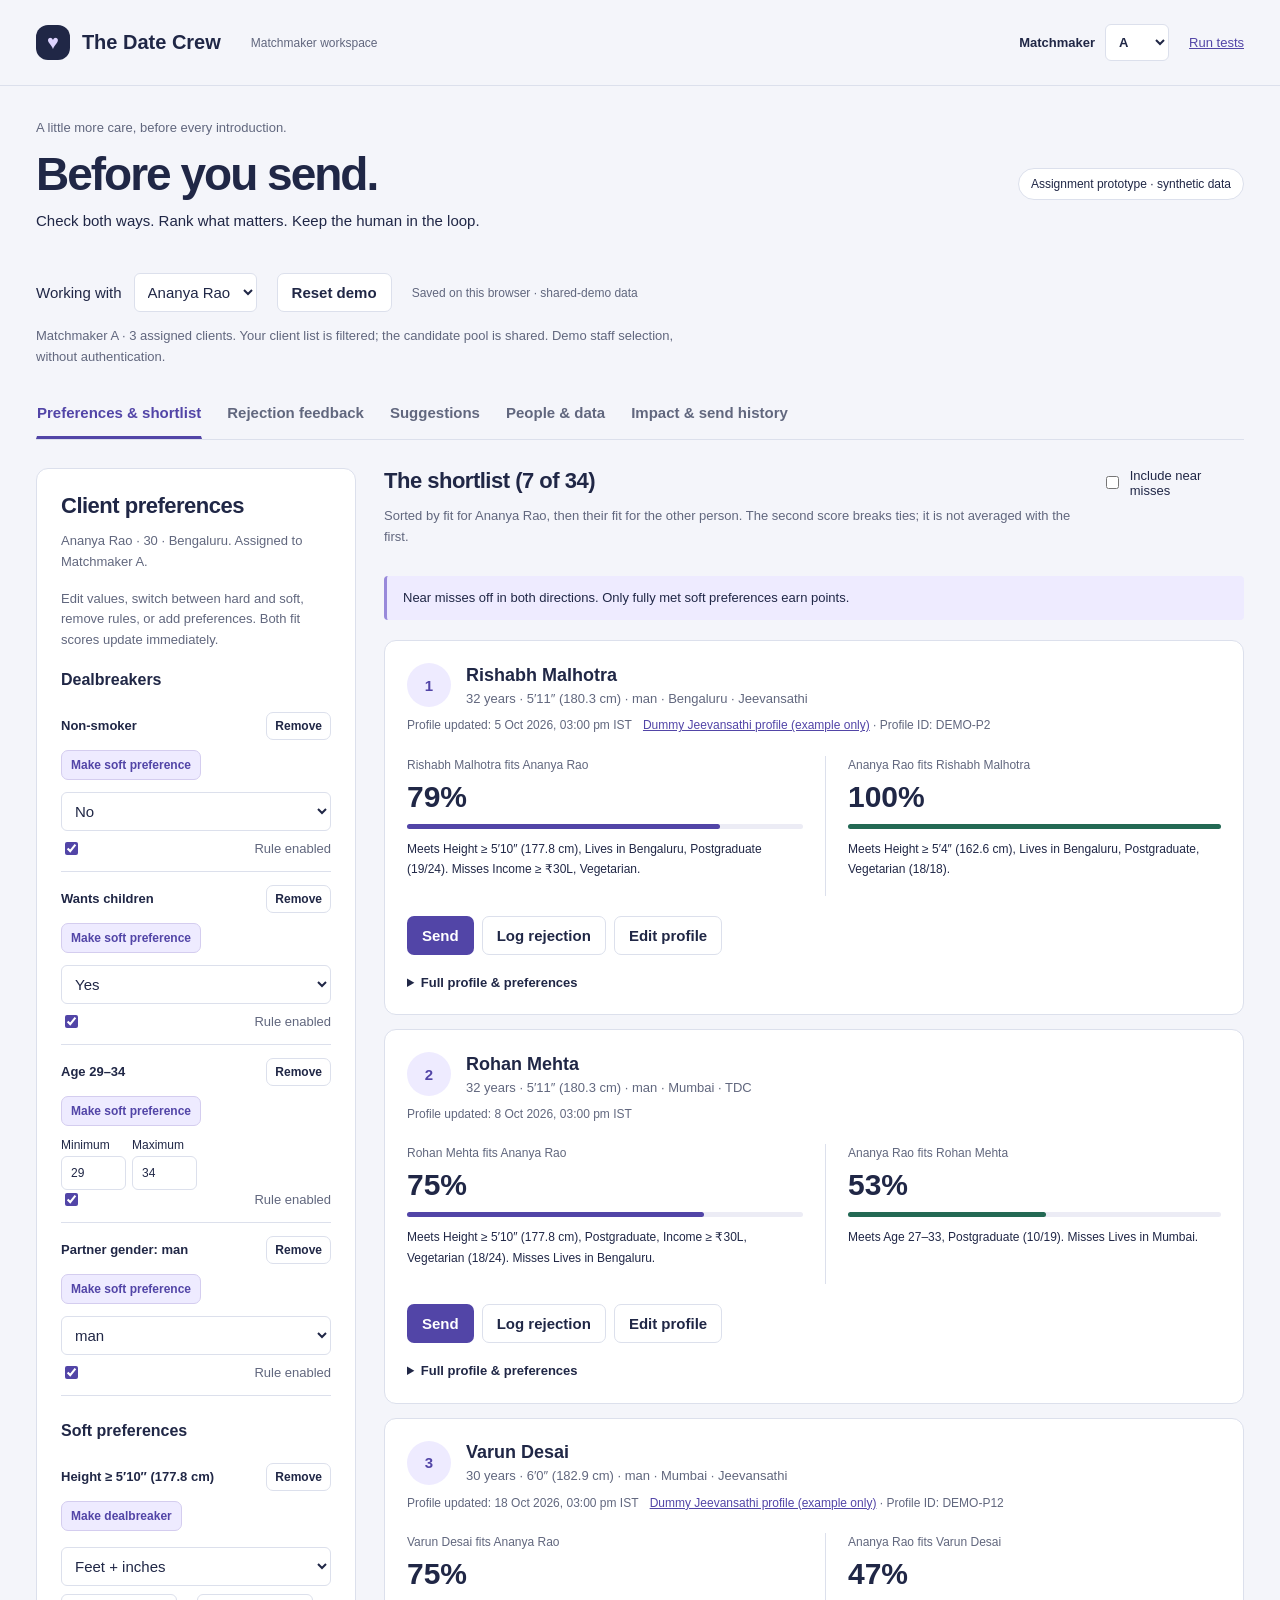
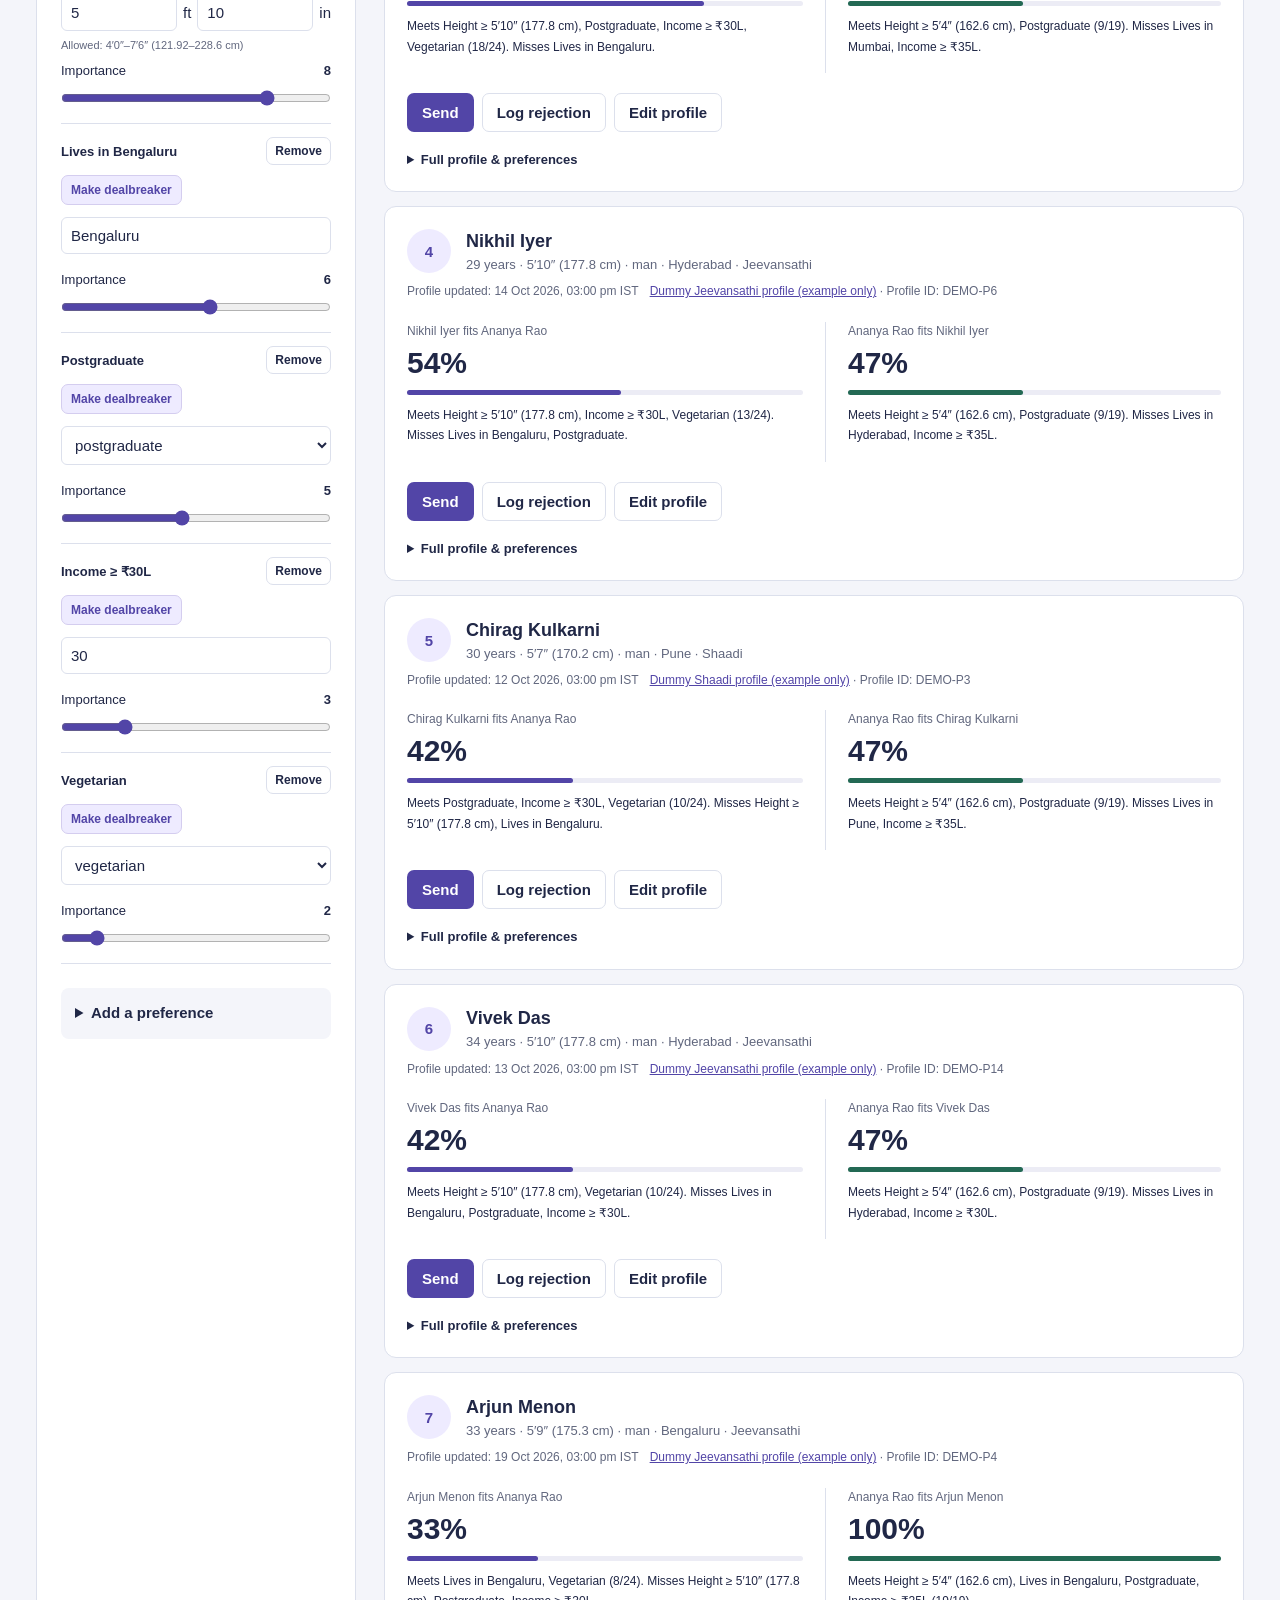
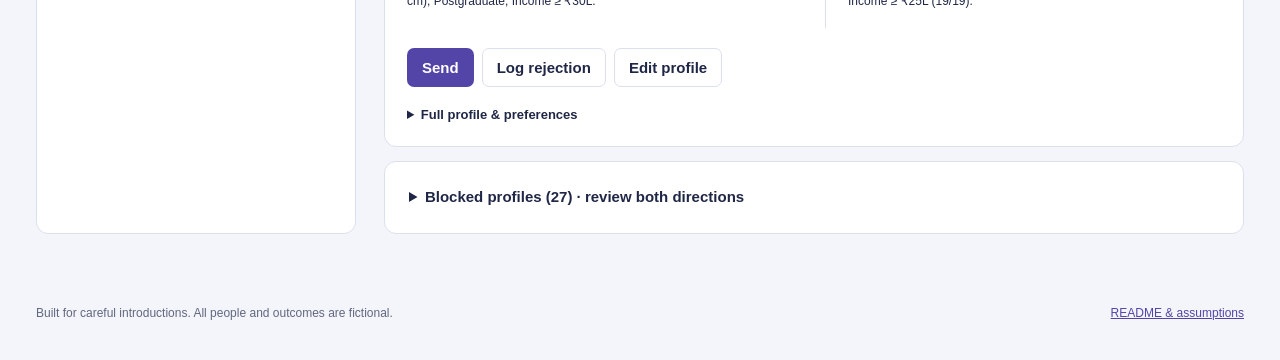
<file: index.html>
<!doctype html>
<html lang="en">
<head><meta charset="utf-8"><meta name="viewport" content="width=device-width, initial-scale=1"><meta name="description" content="A two-way preference checker for thoughtful matchmaking."><title>Before you send · The Date Crew</title><link rel="stylesheet" href="styles.css"><script defer src="data.js"></script><script defer src="app.js"></script></head>
<body>
<header><a class="brand" href="index.html"><span class="brand-icon">♥</span> The Date Crew <small>Matchmaker workspace</small></a><div class="header-actions"><label class="staff-selector">Matchmaker <select id="maker" aria-label="Current matchmaker"><option>A</option><option>B</option></select></label><a href="tests.html">Run tests</a></div></header>
<main id="app">
<div class="heading"><div><p class="eyebrow">A little more care, before every introduction.</p><h1>Before you send.</h1><p>Check both ways. Rank what matters. Keep the human in the loop.</p></div><span class="pill">Assignment prototype · synthetic data</span></div>
<div class="toolbar"><label>Working with <select id="client"></select></label><button id="reset" class="quiet">Reset demo</button><span id="storage-note"></span></div>
<p id="maker-context" class="muted"></p>
<nav aria-label="Workspace"><button data-tab="shortlist" aria-selected="true">Preferences & shortlist</button><button data-tab="feedback">Rejection feedback</button><button data-tab="suggestions">Suggestions <span id="suggestion-count"></span></button><button data-tab="people">People & data</button><button data-tab="impact">Impact & send history</button></nav>
<section id="shortlist" class="tab">
  <div class="workspace">
    <aside class="panel">
      <h2>Client preferences</h2><p id="client-profile" class="muted"></p>
      <p class="muted">Edit values, switch between hard and soft, remove rules, or add preferences. Both fit scores update immediately.</p>
      <div id="client-editor"></div>
    </aside>
    <div>
      <div class="list-heading"><div><h2>The shortlist <span id="eligible-count"></span></h2><p id="sort-note" class="muted"></p></div><label class="toggle"><input id="near" type="checkbox"> Include near misses</label></div>
      <p id="near-note" class="notice"></p>
      <div id="ranked"></div>
      <details class="panel" id="blocked"><summary id="blocked-title"></summary><div id="blocked-list"></div></details>
    </div>
  </div>
</section>
<section id="feedback" class="tab" hidden><div class="two-col"><div class="panel"><h2>Listen, then learn</h2><p>Log a rejection against an existing send, or as a standalone preference observation.</p><form id="feedback-form"><label>Candidate<select id="feedback-candidate"></select></label><label>Rejection feedback<textarea id="feedback-text" required maxlength="2000" rows="5" placeholder="e.g. He's not vegetarian, that really matters to me."></textarea></label><label>OpenAI API key (optional)<input id="api-key" type="password" autocomplete="off" spellcheck="false" placeholder="Leave blank for the offline classifier"></label><p class="muted">Held in this page’s memory only. Clear below when finished. With a key, feedback and stated rules are sent to OpenAI; no profile names are sent. Use a temporary demo key; production needs a server proxy.</p><button type="button" class="quiet" id="clear-key">Clear key</button><button id="classify" type="submit">Classify & log rejection</button></form><p id="feedback-status" role="status"></p></div><div class="panel"><h2>Classification result</h2><p id="classifier-method" class="muted">Offline rules are available without a key.</p><pre id="classification">Submit feedback to see its JSON classification.</pre><h3>Try the learning loop</h3><p>Ananya has two earlier diet objections. That evidence was previously reviewed and dismissed. Log “not vegetarian, food habits matter” for Rishabh Malhotra (assignment B) to reopen the suggestion with three observations, then approve it in Suggestions.</p><p>One rejection never changes a preference. Some clients reject profiles they later accept.</p><div id="recent-feedback"></div></div></div></section>
<section id="suggestions" class="tab" hidden><div class="section-heading"><h2>A suggestion, never an automatic change.</h2><p>At least two matched rejection observations are needed. Approval raises a weight by 3, capped at 10. A dismissed suggestion reopens only with new evidence.</p></div><div id="suggestion-list"></div><div class="panel"><h3>Review history</h3><div id="review-history"></div><p class="muted">Family background, attraction and vibe are never inferred into new rules. Discuss these with the client.</p></div></section>
<section id="people" class="tab" hidden>
  <div class="section-heading"><h2>One pool. Every person, in context.</h2><p>Explore all people, inspect their own preferences, or add a profile to the same pool used by the shortlist.</p></div>
  <details class="panel assumptions"><summary>Assignment assumptions & how ownership works</summary>
    <p>Assumption: TDC has one shared people database. Paying TDC clients have an assigned matchmaker. Other profiles are sourced from services such as Shaadi and Jeevansathi, or through referrals. Source tags in this prototype are fictional provenance; no website is scraped or connected.</p>
    <p>A client can also appear as a candidate for another client. A matchmaker owns a client relationship, not a separate candidate database. Historical sends record the operator who sent them, which may differ from the current assigned owner.</p>
    <p>The operator dropdown simulates staff context and attribution. It is not login or access control. This build shares data across its own screens and operators in one browser; separate devices need a real backend to share changes. Browser storage is optional and wrapped in error handling.</p>
    <p>Submission reminder: validate these assumptions with TDC. They are also recorded in the README.</p>
  </details>
  <div class="database-toolbar"><button data-open-profile="">Add person</button><button class="quiet" id="export-people">Export people JSON</button><label class="file-button">Import / update JSON<input type="file" id="import-people" accept="application/json,.json"></label></div>
  <p class="muted">Imports are validated in full, then added or updated by stable ID. Export includes profiles and preferences, never API keys or feedback.</p><p id="import-status" role="status"></p>
  <div class="database-filters"><label>Search people<input id="people-search" type="search" placeholder="Name, city or mother tongue"></label><label>Record type<select id="people-kind"><option value="">Everyone</option><option value="client">TDC clients</option><option value="sourced">Sourced profiles</option></select></label><label>Assigned matchmaker<select id="people-owner"><option value="">All owners</option><option>A</option><option>B</option></select></label><label>Profile source<select id="people-source"><option value="">All sources</option><option>TDC</option><option>Shaadi</option><option>Jeevansathi</option><option>Referral</option><option>Other</option></select></label></div>
  <p id="people-count" class="muted"></p><div id="people-list"></div>
</section>
<section id="impact" class="tab" hidden><div class="section-heading"><h2>Fewer avoidable introductions.</h2><p>The past 30 days, across all five clients. Replayed using the rules and profiles recorded at send time.</p></div><div id="impact-metrics"></div><div class="notice">Projection assumes the same accepted outcomes among retained sends, with no replacement sends. It is a change in the denominator, not evidence of new acceptances. Soft misses alone are not gate violations.</div><div id="maker-metrics" class="two-col"></div><details class="panel"><summary>Inspect the 200 historical sends</summary><div id="history"></div></details></section>
</main>
<dialog id="profile-dialog" aria-labelledby="profile-dialog-title">
  <div class="dialog-heading"><h2 id="profile-dialog-title">Add a person</h2><button type="button" class="quiet" data-close-dialog="profile-dialog" aria-label="Close profile editor">Close</button></div>
  <p class="muted">Use the person's stated information. Changes apply everywhere in this browser. Set TDC clients to source TDC and assign A or B; sourced profiles have no assigned owner.</p>
  <form id="profile-form"><div id="profile-fields" class="profile-form-grid"></div><p id="profile-errors" class="form-error" role="alert"></p><button>Save person</button><button type="button" class="quiet" data-close-dialog="profile-dialog">Cancel</button></form>
</dialog>
<dialog id="preference-dialog" aria-labelledby="preference-dialog-title">
  <div class="dialog-heading"><h2 id="preference-dialog-title">Preferences</h2><button class="quiet" data-close-dialog="preference-dialog">Done</button></div><p class="muted">These are this person's preferences about a partner. Changes save immediately. Missing soft preferences produce an unavailable fit score, never an assumed 100%.</p><div id="person-preference-editor"></div>
</dialog>
<dialog id="tier-dialog" aria-labelledby="tier-title">
  <h2 id="tier-title">Change preference tier</h2><p id="tier-rule"></p><p id="tier-effect"></p>
  <form id="tier-form"><label id="tier-weight-label">Importance when soft (1–10)<input id="tier-weight" type="number" min="1" max="10" step="1" value="5"></label><p id="tier-errors" class="form-error" role="alert"></p><button>Apply change</button><button type="button" class="quiet" data-close-dialog="tier-dialog">Cancel</button></form>
</dialog>
<dialog id="reset-dialog" aria-labelledby="reset-title"><h2 id="reset-title">Restore the demo data?</h2><p>This clears changes saved by this prototype in this browser, including added people and feedback. Export people first if you want to keep them.</p><button id="confirm-reset">Restore demo data</button><button class="quiet" data-close-dialog="reset-dialog">Cancel</button></dialog>
<div id="toast" role="status" aria-live="polite"></div><footer>Built for careful introductions. All people and outcomes are fictional. <a href="README.md">README & assumptions</a></footer>
</body></html>
</file>
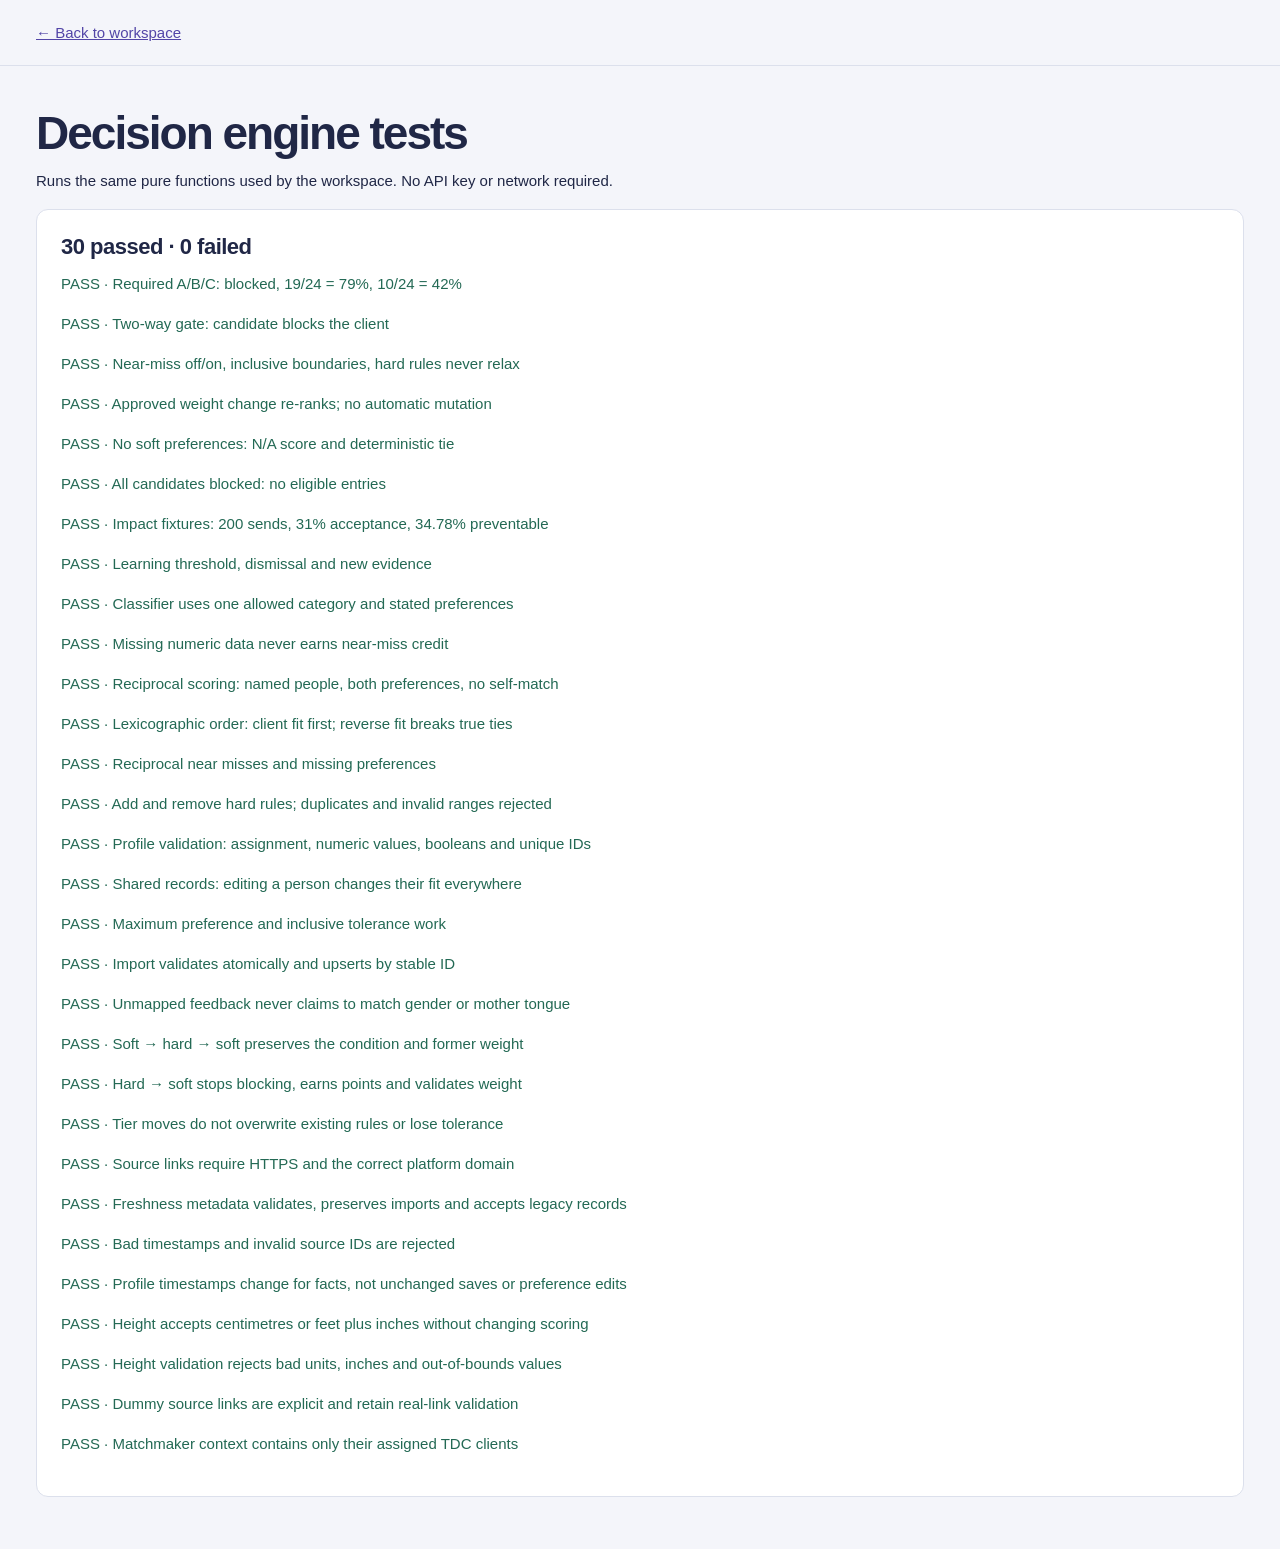
<file: tests.html>
<!doctype html>
<html lang="en"><head><meta charset="utf-8"><meta name="viewport" content="width=device-width,initial-scale=1"><title>Decision engine tests</title><link rel="stylesheet" href="styles.css"><script src="data.js"></script><script src="app.js"></script></head><body><header><a href="index.html">← Back to workspace</a></header><main><h1>Decision engine tests</h1><p>Runs the same pure functions used by the workspace. No API key or network required.</p><div id="results" class="panel"></div><script>
'use strict';
const L=MatchLogic,D=MatchData,clone=x=>JSON.parse(JSON.stringify(x));
let passed=0,failed=0;
function assert(condition,message){if(!condition)throw new Error(message);}
function test(name,fn){const p=document.createElement('p');try{fn();passed++;p.className='test-pass';p.textContent='PASS · '+name;}catch(e){failed++;p.className='test-fail';p.textContent='FAIL · '+name+': '+e.message;}document.getElementById('results').appendChild(p);}
test('Required A/B/C: blocked, 19/24 = 79%, 10/24 = 42%',()=>{const [a,b,c]=D.candidates;assert(L.gate(D.clients[0],a).blocked,'A must block');assert(L.gate(D.clients[0],a).reasons[0].category==='smoking/drinking','A smoking reason');assert(!L.gate(D.clients[0],b).blocked&&!L.gate(D.clients[0],c).blocked,'B/C pass');const sb=L.score(D.clients[0],b),sc=L.score(D.clients[0],c);assert(sb.earned===19&&sb.total===24&&sb.percentage===79,'B score');assert(sc.earned===10&&sc.total===24&&sc.percentage===42,'C score');});
test('Two-way gate: candidate blocks the client',()=>{const p=clone(D.candidates[1]);p.dealbreakers=[{field:'age',op:'min',value:35,label:'Age ≥35',category:'age'}];const g=L.gate(D.clients[0],p);assert(g.blocked&&g.reasons.some(r=>r.direction==='Candidate → client'),'Reverse block missing');});
test('Near-miss off/on, inclusive boundaries, hard rules never relax',()=>{const c=clone(D.clients[0]),p=clone(D.candidates[1]);c.softPreferences=[{field:'height',op:'min',value:70,weight:8,tolerance:2},{field:'income',op:'min',value:30,weight:2,tolerance:.15,relative:true}];p.height=68;p.income=25.5;assert(L.score(c,p,false).earned===0,'Off gives zero');assert(L.score(c,p,true).earned===5,'On gives half');p.height=67.9;p.income=25.49;assert(L.score(c,p,true).earned===0,'Outside tolerance');p.age=28;assert(L.gate(c,p).blocked,'Hard age cannot relax');});
test('Approved weight change re-ranks; no automatic mutation',()=>{const c=clone(D.clients[0]);c.softPreferences=[{field:'city',op:'eq',value:'Bengaluru',category:'location',weight:3},{field:'diet',op:'eq',value:'vegetarian',category:'diet',weight:2}];const pool=D.candidates.slice(1,3);assert(L.rank(c,pool)[0].candidate.id==='p2','B initially first');const obs=[1,2,3].map(i=>({clientId:c.id,classification:{category:'diet',matched_stated_preference:true}}));const s=L.suggestions(c,obs,[])[0];assert(c.softPreferences[1].weight===2&&s.proposed===5,'Suggestion must not mutate weight');c.softPreferences[1].weight=s.proposed;assert(L.rank(c,pool)[0].candidate.id==='p3','C first after approval');});
test('No soft preferences: N/A score and deterministic tie',()=>{const c=clone(D.clients[0]);c.softPreferences=[];const s=L.score(c,D.candidates[1]);assert(s.total===0&&s.earned===0&&s.percentage===null,'No division by zero');assert(L.rank(c,D.candidates.slice(1,3))[0].candidate.id==='p2','Stable ties');});
test('All candidates blocked: no eligible entries',()=>{const c=clone(D.clients[0]);c.dealbreakers=[{field:'age',op:'min',value:99,label:'Age ≥99',category:'age'}];assert(L.rank(c,D.candidates).every(x=>x.blocked),'Every candidate must block');});
test('Impact fixtures: 200 sends, 31% acceptance, 34.78% preventable',()=>{const log=L.makeHistory(D),m=L.impact(log);assert(m.total===200&&m.accepted===62&&m.rejected===138&&m.blockedRejections===48,'Fixture counts');assert(Math.abs(m.violationRate-34.7826087)<.0001,'Near 35%');assert(Math.abs(m.projected-40.7894737)<.0001,'Projection');const a=L.impact(log.filter(x=>x.matchmaker==='A')),b=L.impact(log.filter(x=>x.matchmaker==='B'));assert(b.blockedRejections>a.blockedRejections,'B has more');assert(D.clients.every(c=>log.filter(h=>h.clientId===c.id).length===40),'40 per client');});
test('Learning threshold, dismissal and new evidence',()=>{const c=D.clients[0],obs=n=>Array.from({length:n},()=>({clientId:c.id,classification:{category:'diet',matched_stated_preference:true}}));assert(L.suggestions(c,obs(1),[]).length===0,'Single is insufficient');assert(L.suggestions(c,obs(2),[]).length===1,'Two is eligible');const reviews=[{clientId:c.id,category:'diet',count:2}];assert(L.suggestions(c,obs(2),reviews).length===0,'Dismissal holds');assert(L.suggestions(c,obs(3),reviews).length===1,'Third reopens');});
test('Classifier uses one allowed category and stated preferences',()=>{const r=L.classify("he's in Pune, I said Bangalore only",D.clients[0]);assert(r.category==='location'&&r.matched_stated_preference,'Location classified');assert(r.summary.split(/\s+/).length<=12,'Summary length');const unknown=L.classify('hmm, pass',D.clients[0]);assert(unknown.category==='other'&&!unknown.matched_stated_preference,'Other fallback');});
test('Missing numeric data never earns near-miss credit',()=>{const p=clone(D.candidates[1]);delete p.height;assert(L.credit(p,D.clients[0].softPreferences[0],true)===0,'Missing height');delete p.age;assert(L.gate(D.clients[0],p).blocked,'Missing hard field blocks');});
test('Reciprocal scoring: named people, both preferences, no self-match',()=>{
  const c=L.asClient(D.people.find(p=>p.id==='c1')),b=D.people.find(p=>p.id==='p2');
  const item=L.rank(c,[b])[0];assert(item.percentage===79&&item.reverse.percentage===100,'Both directions use their own weights');
  assert(L.rank(c,[c.profile]).length===0,'Self must be excluded');
});
test('Lexicographic order: client fit first; reverse fit breaks true ties',()=>{
  const c=clone(D.clients[0]);c.softPreferences=[{field:'income',op:'min',value:20,category:'income',weight:5}];
  const a=clone(D.candidates[1]),b=clone(D.candidates[2]);
  a.softPreferences=[{field:'city',op:'eq',value:'Pune',weight:5}];b.softPreferences=[{field:'city',op:'eq',value:'Bengaluru',weight:5}];
  assert(L.rank(c,[a,b])[0].candidate.id===b.id,'Reverse score breaks forward tie');
  c.softPreferences.push({field:'city',op:'eq',value:'Bengaluru',weight:1});
  assert(L.rank(c,[a,b])[0].candidate.id===a.id,'Higher forward score wins even when reverse is lower');
});
test('Reciprocal near misses and missing preferences',()=>{
  const c=L.asClient(clone(D.people[0])),p=clone(D.people.find(p=>p.id==='p2'));
  p.softPreferences=[{field:'height',op:'min',value:67,weight:8,tolerance:2}];
  assert(L.rank(c,[p],false)[0].reverse.percentage===0,'Off in reverse direction');
  assert(L.rank(c,[p],true)[0].reverse.percentage===50,'Half credit in reverse direction');
  p.softPreferences=[];assert(L.rank(c,[p])[0].reverse.percentage===null,'Unknown reverse is not 100%');
});
test('Add and remove hard rules; duplicates and invalid ranges rejected',()=>{
  const p=clone(D.people[0]);const r={field:'diet',op:'eq',value:'vegetarian',label:'Vegetarian',category:'diet'};
  assert(L.addRule(p,'dealbreakers',r).length===0,'Can add a hard rule');
  assert(L.gate(L.asClient(p),D.candidates[1]).blocked,'New hard rule blocks Rishabh');
  const length=p.dealbreakers.length;assert(L.addRule(p,'dealbreakers',r).length>0&&p.dealbreakers.length===length,'Duplicate must not mutate');
  p.dealbreakers.splice(p.dealbreakers.findIndex(r=>r.field==='diet'),1);
  assert(!L.gate(L.asClient(p),D.candidates[1]).blocked,'Removal restores eligibility');
  assert(L.validateRule({field:'age',op:'range',value:[34,29],label:'Age',category:'age'}).length>0,'Reversed range rejected');
});
test('Profile validation: assignment, numeric values, booleans and unique IDs',()=>{
  const p=clone(D.people[0]);assert(L.validatePerson(p).length===0,'Valid seeded client');
  p.assignedMatchmaker=null;assert(L.validatePerson(p).length>0,'Client requires owner');
  const bad=clone(D.people[5]);bad.age=17;bad.height=-5;bad.smoking='false';bad.income=NaN;
  assert(L.validatePerson(bad).length>=4,'Invalid structured fields rejected');
  assert(L.validatePerson(D.people[0],[D.people[0]]).length>0,'Duplicate ID rejected');
  assert(D.people.every(p=>L.validatePerson(p).length===0),'All 35 fixtures valid');
});
test('Shared records: editing a person changes their fit everywhere',()=>{
  const pool=clone(D.people),ananya=pool.find(p=>p.id==='c1'),b=pool.find(p=>p.id==='p2');
  b.city='Pune';assert(L.rank(L.asClient(ananya),[b])[0].percentage===54,'Profile edits update forward fit');
  ananya.income=10;b.softPreferences=[{field:'income',op:'min',value:20,weight:3}];
  assert(L.rank(L.asClient(ananya),[b])[0].reverse.percentage===0,'Client data is same record in reverse fit');
});
test('Maximum preference and inclusive tolerance work',()=>{
  const r={field:'age',op:'max',value:32,tolerance:1,weight:5};
  assert(L.meets({age:32},r),'Inclusive max');assert(L.credit({age:33},r,true)===.5,'Max near miss');assert(L.credit({age:34},r,true)===0,'Outside max tolerance');
});
test('Import validates atomically and upserts by stable ID',()=>{
  const existing=clone(D.people),update=clone(existing[0]);update.income=33;
  const next=L.mergePeople(existing,{version:2,people:[update]});
  assert(next.length===35&&next[0].income===33,'Same ID updates, no duplicate');assert(existing[0].income===28,'Existing model not mutated');
  const bad=clone(update);bad.age=10;let rejected=false;
  try{L.mergePeople(existing,{version:2,people:[update,bad]});}catch{rejected=true;}
  assert(rejected&&existing[0].income===28,'Any invalid record rejects whole batch');
  rejected=false;try{L.mergePeople(existing,{version:2,people:[update,update]});}catch{rejected=true;}
  assert(rejected,'Duplicate import IDs rejected');
  const fresh=clone(existing[5]);fresh.id='new-profile';fresh.name='Ishan Bhat';
  assert(L.mergePeople(existing,{version:2,people:[fresh]}).length===36,'New ID adds a person');
});
test('Unmapped feedback never claims to match gender or mother tongue',()=>{
  const c=L.asClient(D.people[0]);const result=L.classify('hmm, pass',c);
  assert(result.category==='other'&&!result.matched_stated_preference,'Other is not evidence for a specific rule');
});
test('Soft → hard → soft preserves the condition and former weight',()=>{
  const p=clone(D.people[0]),r=clone(p.softPreferences.find(r=>r.field==='diet'));
  assert(L.moveRule(p,'softPreferences',p.softPreferences.findIndex(r=>r.field==='diet')).length===0,'Promotion succeeds');
  assert(!p.softPreferences.some(r=>r.field==='diet'),'No duplicate remains in soft tier');
  assert(L.gate(L.asClient(p),D.candidates[1]).blocked,'Diet now blocks Rishabh');
  const i=p.dealbreakers.findIndex(r=>r.field==='diet'),hard=p.dealbreakers[i];
  assert(hard.value===r.value&&hard.op===r.op&&hard.weight===2,'Condition and previous weight preserved');
  assert(L.score(L.asClient(p),D.candidates[1]).total===22,'Hard rule no longer earns score points');
  assert(L.moveRule(p,'dealbreakers',i,hard.weight).length===0,'Demotion succeeds');
  assert(!L.gate(L.asClient(p),D.candidates[1]).blocked,'Diet no longer blocks');
  assert(L.score(L.asClient(p),D.candidates[1]).percentage===79,'Original score restored');
});
test('Hard → soft stops blocking, earns points and validates weight',()=>{
  const p=clone(D.people[0]),i=p.dealbreakers.findIndex(r=>r.field==='smoking');
  const before=JSON.stringify(p);assert(L.moveRule(p,'dealbreakers',i,11).length>0&&JSON.stringify(p)===before,'Invalid importance leaves both tiers intact');
  assert(L.moveRule(p,'dealbreakers',i,5).length===0,'Demotion succeeds');
  assert(!L.gate(L.asClient(p),D.candidates[0]).blocked,'Smoking is now a scored preference, not a block');
  const s=L.score(L.asClient(p),D.candidates[0]);assert(s.total===29&&s.earned===24,'Soft score reflects smoking miss');
});
test('Tier moves do not overwrite existing rules or lose tolerance',()=>{
  const p=clone(D.people[0]);p.dealbreakers.push({field:'height',op:'min',value:65,label:'Minimum height',category:'height'});
  const i=p.softPreferences.findIndex(r=>r.field==='height'),before=JSON.stringify(p);
  assert(L.moveRule(p,'softPreferences',i).length>0&&JSON.stringify(p)===before,'Conflict causes no partial mutation');
  p.dealbreakers.pop();assert(L.moveRule(p,'softPreferences',i).length===0,'Promotion succeeds');
  const j=p.dealbreakers.findIndex(r=>r.field==='height');assert(p.dealbreakers[j].tolerance===2,'Tolerance retained');
  const c=clone(D.candidates[1]);c.height=69;assert(L.gate(L.asClient(p),c).blocked,'Hard rule ignores near-miss tolerance');
  assert(L.moveRule(p,'dealbreakers',j,8).length===0,'Return to soft succeeds');
  assert(L.score(L.asClient(p),c,true).earned===15,'Half credit restored on demotion');
});
test('Source links require HTTPS and the correct platform domain',()=>{
  assert(L.validSourceUrl('https://www.jeevansathi.com/profile/TEST','Jeevansathi'),'Correct domain');
  assert(!L.validSourceUrl('javascript:alert(1)','Jeevansathi'),'Unsafe scheme');
  assert(!L.validSourceUrl('https://jeevansathi.com.evil.test/profile','Jeevansathi'),'Lookalike host');
  assert(!L.validSourceUrl('https://user:password@www.shaadi.com/profile','Shaadi'),'Credentials forbidden');
  assert(!L.validSourceUrl('https://www.shaadi.com/profile','Jeevansathi'),'Wrong source');
  assert(L.validSourceUrl('','Shaadi'),'Optional missing link');
});
test('Freshness metadata validates, preserves imports and accepts legacy records',()=>{
  const p=clone(D.people[6]);p.sourceUrl='https://www.jeevansathi.com/profile/DEMO';p.sourceProfileId='JS-DEMO-42';p.sourceUpdatedAt='2026-10-01T12:00:00.000Z';
  assert(L.validatePerson(p).length===0,'Valid source metadata');
  const merged=L.mergePeople(D.people,{version:2,people:[p]}).find(x=>x.id===p.id);
  assert(merged.updatedAt===p.updatedAt&&merged.sourceUrl===p.sourceUrl&&merged.sourceProfileId===p.sourceProfileId,'Metadata preserved on import');
  delete p.updatedAt;delete p.preferencesUpdatedAt;delete p.sourceUpdatedAt;delete p.sourceUrl;delete p.sourceProfileId;
  assert(L.validatePerson(p).length===0,'Legacy records remain valid');
});
test('Bad timestamps and invalid source IDs are rejected',()=>{
  const p=clone(D.people[6]);p.updatedAt='yesterday';p.sourceUpdatedAt='2999-01-01T00:00:00.000Z';p.sourceProfileId='<script>';
  assert(L.validatePerson(p).length>=3,'All invalid metadata rejected');
  assert(L.validTimestamp('2026-10-01T12:00:00.000Z')&&!L.validTimestamp('2026-02-30T12:00:00.000Z'),'Canonical and real calendar timestamp');
});
test('Profile timestamps change for facts, not unchanged saves or preference edits',()=>{
  const old=clone(D.people[6]),next=clone(old),now='2026-10-20T10:00:00.000Z';
  assert(L.profileMetadata(old,next,now).updatedAt===old.updatedAt,'Unchanged saves preserve timestamp');
  next.softPreferences[0].weight=2;assert(L.profileMetadata(old,next,now).updatedAt===old.updatedAt,'Weights do not refresh attributes');
  next.income+=1;const metadata=L.profileMetadata(old,next,now);assert(metadata.updatedAt===now&&metadata.preferencesUpdatedAt===old.preferencesUpdatedAt,'Fact edit updates only profile timestamp');
  const legacy=clone(old);delete legacy.updatedAt;delete legacy.sourceUrl;const saved=clone(legacy);saved.sourceUrl='';
  assert(L.profileMetadata(legacy,saved,now).updatedAt===null,'Legacy unknown date remains unknown on no-op');
  assert(L.profileMetadata(null,next,now).updatedAt===now,'New profile receives creation/update timestamp');
});
test('Height accepts centimetres or feet plus inches without changing scoring',()=>{
  assert(L.heightInches('ft',5,10)===70,'5 ft 10 in converts to fixture threshold');
  assert(Math.abs(L.heightInches('cm',177.8)-70)<1e-9,'Metric equivalent');
  const p=clone(D.candidates[1]);p.height=L.heightInches('cm',180.34);
  assert(L.score(D.clients[0],p).percentage===79,'Unit conversion preserves score');
  assert(L.formatHeight(71)==='5′11″ (180.3 cm)','Readable height display');
});
test('Height validation rejects bad units, inches and out-of-bounds values',()=>{
  assert(L.heightInches('ft',5,12)===null,'Inches must be below 12');
  assert(L.heightInches('ft',5.5,0)===null,'Feet are whole');
  assert(L.heightInches('cm','')===null&&L.heightInches('cm',100)===null,'Empty or too short rejected');
  assert(L.heightInches('cm',121.92)===48&&L.heightInches('ft',7,6)===90,'Endpoints included');
});
test('Dummy source links are explicit and retain real-link validation',()=>{
  assert(L.validSourceUrl('https://jeevansathi.example/profiles/demo-p2','Jeevansathi',true),'Labelled dummy link');
  assert(!L.validSourceUrl('https://jeevansathi.example/profiles/demo-p2','Jeevansathi',false),'Dummy flag required');
  assert(!L.validSourceUrl('https://evil.example/profile','Jeevansathi',true),'Arbitrary domain rejected even for dummy');
  assert(D.people.filter(p=>!p.isClient).every(p=>p.sourceUrlIsDemo&&L.validatePerson(p).length===0),'Seeded sourced people have valid dummy links');
});
test('Matchmaker context contains only their assigned TDC clients',()=>{
  const a=L.assignedClients(D.people,'A'),b=L.assignedClients(D.people,'B');
  assert(a.length===3&&b.length===2,'Seed assignments');
  assert(a.every(p=>p.isClient&&p.assignedMatchmaker==='A'),'A owns every option');
  assert(b.every(p=>p.isClient&&p.assignedMatchmaker==='B'),'B owns every option');
  const empty=clone(D.people);empty.filter(p=>p.isClient).forEach(p=>p.assignedMatchmaker='A');
  assert(L.assignedClients(empty,'B').length===0,'Empty owner supported');
});
const summary=document.createElement('h2');summary.textContent=`${passed} passed · ${failed} failed`;document.getElementById('results').prepend(summary);document.title=`${failed?'FAIL':'PASS'} · ${passed} tests`;window.testResults={passed,failed};
</script></main></body></html>
</file>
<file: styles.css>
:root {
  --ink:#202746;
  --muted:#61677e;
  --paper:#f4f5fa;
  --line:#dce0ec;
  --accent:#5245a7;
  --lilac:#eeebff;
  --green:#236954;
  --red:#a33550;
  --white:#fff;
  font-family:"Avenir Next",Avenir,"Segoe UI",sans-serif;
  color:var(--ink);
  background:var(--paper);
  font-size:15px;
}
* {
  box-sizing:border-box;
}
body {
  margin:0;
}
header,main,footer {
  max-width:1400px;
  margin:auto;
}
header {
  display:flex;
  align-items:center;
  justify-content:space-between;
  padding:24px 36px;
  border-bottom:1px solid var(--line);
}
a {
  color:var(--accent);
}
.brand {
  color:var(--ink);
  text-decoration:none;
  font-weight:750;
  font-size:20px;
  display:flex;
  gap:12px;
  align-items:center;
}
.brand-icon {
  background:var(--ink);
  color:#ddd4ff;
  padding:6px 11px;
  border-radius:12px;
}
.brand small {
  font-size:12px;
  font-weight:500;
  color:var(--muted);
  margin-left:18px;
}
main {
  padding:32px 36px;
}
h1 {
  font-size:46px;
  letter-spacing:-2px;
  line-height:1.1;
  margin:10px 0;
}
h2 {
  font-size:22px;
  letter-spacing:-.5px;
  margin:0 0 12px;
}
h3 {
  font-size:16px;
  margin:26px 0 10px;
}
p {
  line-height:1.6;
  margin:8px 0 16px;
}
.heading {
  display:flex;
  align-items:center;
  justify-content:space-between;
  gap:24px;
}
.eyebrow,.muted {
  color:var(--muted);
  font-size:13px;
}
.eyebrow {
  margin:0;
}
.pill {
  display:inline-block;
  border:1px solid var(--line);
  border-radius:24px;
  padding:8px 12px;
  font-size:12px;
  white-space:nowrap;
  background:white;
}
.toolbar {
  display:flex;
  align-items:center;
  gap:20px;
  margin:24px 0;
}
.toolbar label {
  display:flex;
  align-items:center;
  gap:12px;
}
.toolbar select {
  min-width:80px;
}
button,input,select,textarea {
  font:inherit;
}
button {
  background:var(--accent);
  color:#fff;
  border:1px solid transparent;
  border-radius:7px;
  padding:10px 14px;
  cursor:pointer;
  font-weight:600;
}
button:hover {
  filter:brightness(.95);
}
button:disabled {
  opacity:.5;
  cursor:not-allowed;
}
.quiet {
  background:white;
  border-color:var(--line);
  color:var(--ink);
}
input,select,textarea {
  accent-color:var(--accent);
}
input:not([type=checkbox]):not([type=range]),select,textarea {
  border:1px solid var(--line);
  border-radius:6px;
  padding:9px;
  background:white;
  color:var(--ink);
  max-width:100%;
}
input[type=range] {
  width:100%;
  margin:12px 0 4px;
}
input[type=number] {
  width:80px;
}
textarea {
  resize:vertical;
  width:100%;
}
nav {
  display:flex;
  border-bottom:1px solid var(--line);
  margin-bottom:28px;
  gap:24px;
  overflow:auto;
}
nav button {
  background:transparent;
  border-radius:0;
  color:var(--muted);
  white-space:nowrap;
  padding:15px 0;
  border-bottom:3px solid transparent;
}
nav button[aria-selected=true] {
  color:var(--accent);
  border-bottom-color:var(--accent);
}
.workspace {
  display:grid;
  grid-template-columns:320px minmax(0,1fr);
  gap:28px;
}
.panel {
  background:white;
  border:1px solid var(--line);
  border-radius:12px;
  padding:24px;
  margin-bottom:20px;
}
.rule {
  padding:13px 0;
  border-bottom:1px solid var(--line);
}
.rule label {
  display:flex;
  gap:9px;
  align-items:center;
  justify-content:space-between;
}
.rule small {
  color:var(--muted);
}
.rule-values {
  display:flex;
  gap:6px;
  margin-top:9px;
}
.rule-values input,.rule-values select {
  min-width:0;
  width:100%;
}
aside h3:first-of-type {
  margin-top:20px;
}
.list-heading {
  display:flex;
  align-items:start;
  justify-content:space-between;
  gap:10px;
}
.toggle,.scope {
  display:flex;
  gap:8px;
  align-items:center;
  font-size:13px;
}
.scope {
  margin:18px 0;
}
.notice {
  background:var(--lilac);
  border-left:3px solid #9889da;
  border-radius:4px;
  padding:12px 16px;
  font-size:13px;
  line-height:1.6;
  margin:12px 0 20px;
}
.candidate {
  background:white;
  border:1px solid var(--line);
  border-radius:12px;
  padding:22px;
  margin-bottom:14px;
}
.candidate-top {
  display:flex;
  gap:15px;
  align-items:center;
}
.avatar {
  display:grid;
  place-items:center;
  background:var(--lilac);
  color:var(--accent);
  width:44px;
  height:44px;
  border-radius:50%;
  font-weight:700;
  flex-shrink:0;
}
.candidate h3 {
  margin:0 0 3px;
  font-size:18px;
}
.candidate .score {
  margin-left:auto;
  font-size:30px;
  font-weight:750;
  letter-spacing:-1px;
}
.candidate .score small {
  font-size:13px;
  color:var(--muted);
  letter-spacing:0;
}
.bar {
  height:5px;
  border-radius:3px;
  background:#ececf5;
  margin:16px 0;
}
.bar span {
  height:100%;
  display:block;
  background:var(--accent);
  border-radius:3px;
}
.explanation {
  font-size:14px;
}
.actions {
  display:flex;
  gap:8px;
  flex-wrap:wrap;
  align-items:center;
}
.blocked-row {
  border-top:1px solid var(--line);
  padding:15px 0;
}
.blocked-row p {
  color:var(--red);
  font-size:13px;
  margin:8px 0;
}
.two-col {
  display:grid;
  grid-template-columns:1fr 1fr;
  gap:24px;
}
.section-heading {
  max-width:800px;
  margin-bottom:24px;
}
form label {
  display:block;
  margin:18px 0 6px;
}
form label select,form label input {
  display:block;
  width:100%;
  margin-top:8px;
}
form button {
  margin-top:10px;
}
pre {
  white-space:pre-wrap;
  overflow-wrap:anywhere;
  background:var(--paper);
  padding:18px;
  font-size:13px;
  line-height:1.6;
  border-radius:6px;
}
.metrics {
  display:grid;
  grid-template-columns:repeat(4,1fr);
  gap:16px;
}
.metric {
  background:white;
  border:1px solid var(--line);
  border-radius:12px;
  padding:22px;
}
.metric strong {
  display:block;
  font-size:34px;
  letter-spacing:-1px;
  margin:10px 0;
}
.metric span {
  font-size:13px;
  color:var(--muted);
}
.good {
  color:var(--green);
}
.bad {
  color:var(--red);
}
summary {
  cursor:pointer;
  font-weight:650;
  line-height:1.5;
}
.history-row {
  padding:13px 0;
  border-bottom:1px solid var(--line);
  font-size:13px;
  line-height:1.7;
}
.history-row p {
  margin:3px 0;
  color:var(--muted);
}
.evidence {
  background:var(--paper);
  padding:12px;
  border-radius:5px;
  margin:10px 0;
}
footer {
  padding:20px 36px 40px;
  color:var(--muted);
  font-size:12px;
  display:flex;
  justify-content:space-between;
  gap:12px;
}
#toast {
  position:fixed;
  bottom:24px;
  left:50%;
  transform:translateX(-50%);
  background:var(--ink);
  color:white;
  padding:14px 22px;
  border-radius:8px;
  box-shadow:0 8px 30px #20274633;
  display:none;
  max-width:90vw;
  z-index:10;
}
#storage-note {
  font-size:12px;
  color:var(--muted);
}
:focus-visible {
  outline:3px solid #8d79d4;
  outline-offset:3px;
}
[hidden] {
  display:none!important;
}
.test-pass {
  color:var(--green);
}
.test-fail {
  color:var(--red);
}
@media(max-width:1000px) {
  .workspace {
    grid-template-columns:280px 1fr;
  }
  .heading .pill,.brand small {
    display:none;
  }
  .metrics {
    grid-template-columns:1fr 1fr;
  }
  .list-heading {
    display:block;
  }
}
@media(max-width:700px) {
  header {
    padding:18px;
  }
  .brand {
    font-size:17px;
  }
  main {
    padding:24px 16px;
  }
  h1 {
    font-size:36px;
  }
  .workspace,.two-col {
    grid-template-columns:1fr;
  }
  .toolbar {
    flex-wrap:wrap;
    gap:12px;
  }
  .toolbar label {
    font-size:13px;
  }
  nav {
    gap:20px;
  }
  .panel {
    padding:20px;
  }
  .candidate {
    padding:18px;
  }
  .metrics {
    gap:10px;
  }
  .metric {
    padding:16px;
  }
  .metric strong {
    font-size:28px;
  }
  footer {
    padding:20px 16px;
    display:block;
  }
  .candidate-top .muted {
    font-size:12px;
  }
  .actions button {
    flex:1;
  }
}

/* Shared people database and directional matching. */
.rule-heading, .dialog-heading {
  display: flex;
  align-items: center;
  justify-content: space-between;
  gap: 12px;
  margin-bottom: 10px;
}
.rule-heading strong { font-size: 13px; line-height: 1.5; }
.compact { padding: 6px 8px; font-size: 12px; }
.rule > input, .rule > select { width: 100%; margin-bottom: 8px; }
.rule-values label { display: block; font-size: 12px; }
.rule-values input { display: block; width: 100%; margin-top: 4px; }
.rule .weight-label { display: block; margin-top: 10px; font-size: 13px; }
.weight-label strong { float: right; }
.rule-builder { margin-top: 24px; padding: 14px; background: var(--paper); border-radius: 8px; }
.rule-builder label { margin-top: 12px; }
.rule-builder input, .rule-builder select { display: block; width: 100%; }
.fit-pair { display: grid; grid-template-columns: 1fr 1fr; gap: 22px; margin: 20px 0; }
.fit-panel { min-width: 0; }
.fit-panel > span { display: block; font-size: 12px; color: var(--muted); line-height: 1.5; }
.fit-panel > strong { display: block; font-size: 30px; margin-top: 6px; }
.fit-panel p { font-size: 12px; line-height: 1.7; }
.fit-panel .bar { margin: 10px 0; }
.fit-panel + .fit-panel { border-left: 1px solid var(--line); padding-left: 22px; }
.fit-panel + .fit-panel .bar span { background: var(--green); }
.candidate details { margin-top: 18px; font-size: 13px; }
.profile-facts { display: grid; grid-template-columns: repeat(3, 1fr); gap: 12px; }
.profile-facts div { min-width: 0; }
.profile-facts dt { color: var(--muted); font-size: 12px; }
.profile-facts dd { margin: 4px 0; font-size: 14px; overflow-wrap: anywhere; }
.database-toolbar, .database-filters { display: flex; align-items: end; gap: 12px; flex-wrap: wrap; }
.database-filters { margin-top: 24px; }
.database-filters label { flex: 1; min-width: 140px; font-size: 13px; }
.database-filters input, .database-filters select { display: block; width: 100%; margin-top: 8px; }
.file-button { position: relative; overflow: hidden; display: inline-block; border: 1px solid var(--line); background: white; border-radius: 7px; padding: 10px 14px; cursor: pointer; font-weight: 600; }
.file-button input { position: absolute; inset: 0; width: 100%; opacity: 0; cursor: pointer; }
.file-button:focus-within { outline: 3px solid #8d79d4; outline-offset: 3px; }
.person-row { background: white; border: 1px solid var(--line); padding: 22px; margin: 14px 0; border-radius: 10px; }
.person-row h3 { margin: 0; }
.person-row p { margin: 8px 0; }
.person-row details { margin-top: 14px; }
dialog { width: min(760px, calc(100% - 28px)); max-height: 90vh; padding: 28px; border: 1px solid var(--line); border-radius: 12px; color: var(--ink); }
dialog::backdrop { background: #20274677; }
.profile-form-grid { display: grid; grid-template-columns: 1fr 1fr; gap: 4px 20px; }
.form-error { color: var(--red); font-size: 13px; line-height: 1.6; }
#maker-context { margin: -10px 0 20px; max-width: 90ch; }
#people-list { max-width: 1100px; }
@media (max-width: 700px) {
  .fit-pair, .profile-form-grid { grid-template-columns: 1fr; }
  .fit-panel + .fit-panel { border-left: 0; border-top: 1px solid var(--line); padding: 16px 0 0; }
  .profile-facts { grid-template-columns: 1fr 1fr; }
  dialog { padding: 20px; }
  .database-toolbar > button, .database-toolbar .file-button { width: 100%; text-align: center; }
  .dialog-heading h2 { font-size: 20px; }
}

.tier-button {
  display: block;
  padding: 7px 9px;
  margin: 0 0 12px;
  border: 1px solid #d4cdef;
  background: var(--lilac);
  color: var(--accent);
  font-size: 12px;
}

.freshness { font-size: 12px; color: var(--muted); line-height: 1.7; overflow-wrap: anywhere; }
.freshness a { display: inline-block; margin-left: 8px; }

.height-control { display: block; width: 100%; }
.height-control > select { width: 100%; margin: 4px 0 8px; }
.height-control > span { display: flex; align-items: center; gap: 6px; }
.height-control input[type=number] { min-width: 0; width: 100%; }
.height-control small { display: block; font-size: 11px; line-height: 1.5; margin-top: 6px; color: var(--muted); }
.dummy-link-label { font-size: 13px; }
form .dummy-link-label input { display: inline-block; width: auto; margin: 0 6px 0 0; }

.header-actions { display: flex; gap: 20px; align-items: center; }
.staff-selector { display: flex; gap: 10px; align-items: center; font-size: 13px; font-weight: 600; }
.staff-selector select { min-width: 64px; }
.header-actions > a { font-size: 13px; white-space: nowrap; }
@media (max-width: 700px) {
  header { flex-wrap: wrap; gap: 14px; }
  .header-actions { margin-left: auto; gap: 12px; }
  .staff-selector { gap: 6px; font-size: 12px; }
  .header-actions > a { font-size: 12px; }
}
</file>
